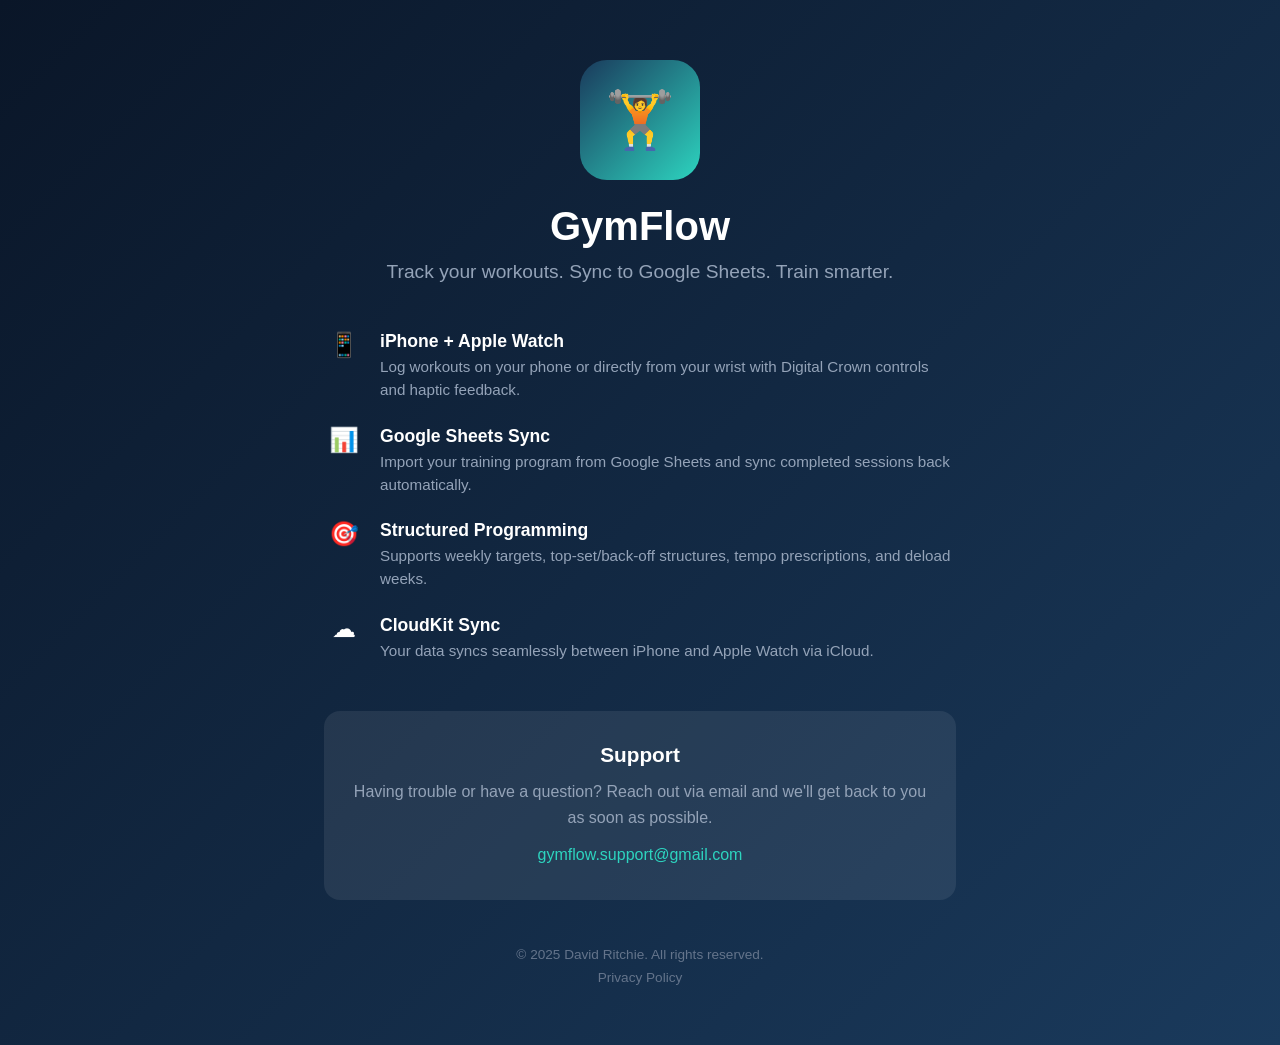
<file: index.html>
<!DOCTYPE html>
<html lang="en">
<head>
    <meta charset="UTF-8">
    <meta name="viewport" content="width=device-width, initial-scale=1.0">
    <meta name="description" content="GymFlow - Track workouts on iPhone and Apple Watch. Sync training programs with Google Sheets. Supports structured programming, deload weeks, and CloudKit sync.">
    <meta name="theme-color" content="#0a1628">

    <!-- Open Graph -->
    <meta property="og:title" content="GymFlow - Workout Tracker for iPhone & Apple Watch">
    <meta property="og:description" content="Track your workouts. Sync to Google Sheets. Train smarter.">
    <meta property="og:type" content="website">

    <!-- Twitter Card -->
    <meta name="twitter:card" content="summary">
    <meta name="twitter:title" content="GymFlow - Workout Tracker for iPhone & Apple Watch">
    <meta name="twitter:description" content="Track your workouts. Sync to Google Sheets. Train smarter.">

    <title>GymFlow - Workout Tracker for iPhone & Apple Watch</title>
    <link rel="icon" href="data:image/svg+xml,<svg xmlns='http://www.w3.org/2000/svg' viewBox='0 0 100 100'><text y='.9em' font-size='90'>&#x1F3CB;</text></svg>">
    <link rel="apple-touch-icon" href="apple-touch-icon.png">
    <style>
        *, *::before, *::after { margin: 0; padding: 0; box-sizing: border-box; }
        body {
            font-family: -apple-system, BlinkMacSystemFont, 'Segoe UI', Roboto, sans-serif;
            background: linear-gradient(135deg, #0a1628 0%, #1a3a5c 100%);
            color: #fff;
            min-height: 100vh;
            -webkit-font-smoothing: antialiased;
        }
        a { color: #2dd4bf; text-decoration: none; }
        a:hover { text-decoration: underline; }
        .container {
            max-width: 680px;
            margin: 0 auto;
            padding: 60px 24px;
            text-align: center;
        }
        .app-icon {
            width: 120px;
            height: 120px;
            background: linear-gradient(135deg, #1a3a5c, #2dd4bf);
            border-radius: 27px;
            display: inline-flex;
            align-items: center;
            justify-content: center;
            font-size: 56px;
            margin-bottom: 24px;
        }
        h1 {
            font-size: 2.5rem;
            font-weight: 700;
            margin-bottom: 12px;
        }
        .tagline {
            font-size: 1.2rem;
            color: #94a3b8;
            margin-bottom: 48px;
        }
        .features {
            text-align: left;
            margin-bottom: 48px;
        }
        .feature {
            display: flex;
            align-items: flex-start;
            gap: 16px;
            margin-bottom: 24px;
            contain: layout style;
        }
        .feature-icon {
            font-size: 1.5rem;
            flex-shrink: 0;
            width: 40px;
            text-align: center;
        }
        .feature h3 {
            font-size: 1.1rem;
            margin-bottom: 4px;
        }
        .feature p {
            color: #94a3b8;
            font-size: 0.95rem;
            line-height: 1.5;
        }
        .support-section {
            background: rgba(255, 255, 255, 0.08);
            border-radius: 16px;
            padding: 32px 24px;
            margin-bottom: 32px;
            contain: layout style;
        }
        .support-section h2 {
            font-size: 1.3rem;
            margin-bottom: 12px;
        }
        .support-section p {
            color: #94a3b8;
            line-height: 1.6;
        }
        .support-email { margin-top: 12px; }
        .footer {
            color: #64748b;
            font-size: 0.85rem;
            margin-top: 48px;
        }
        .footer a { color: #64748b; }
        .footer-link { margin-top: 8px; }
        @media print {
            body { background: #fff; color: #000; }
            .app-icon { background: #eee; }
            .feature p, .tagline, .support-section p { color: #333; }
        }
    </style>
</head>
<body>
    <div class="container">
        <header>
            <div class="app-icon" role="img" aria-label="GymFlow app icon">&#x1F3CB;</div>
            <h1>GymFlow</h1>
            <p class="tagline">Track your workouts. Sync to Google Sheets. Train smarter.</p>
        </header>

        <main>
            <section class="features" aria-label="Features">
                <div class="feature">
                    <div class="feature-icon" aria-hidden="true">&#x1F4F1;</div>
                    <div>
                        <h3>iPhone + Apple Watch</h3>
                        <p>Log workouts on your phone or directly from your wrist with Digital Crown controls and haptic feedback.</p>
                    </div>
                </div>
                <div class="feature">
                    <div class="feature-icon" aria-hidden="true">&#x1F4CA;</div>
                    <div>
                        <h3>Google Sheets Sync</h3>
                        <p>Import your training program from Google Sheets and sync completed sessions back automatically.</p>
                    </div>
                </div>
                <div class="feature">
                    <div class="feature-icon" aria-hidden="true">&#x1F3AF;</div>
                    <div>
                        <h3>Structured Programming</h3>
                        <p>Supports weekly targets, top-set/back-off structures, tempo prescriptions, and deload weeks.</p>
                    </div>
                </div>
                <div class="feature">
                    <div class="feature-icon" aria-hidden="true">&#x2601;</div>
                    <div>
                        <h3>CloudKit Sync</h3>
                        <p>Your data syncs seamlessly between iPhone and Apple Watch via iCloud.</p>
                    </div>
                </div>
            </section>

            <section class="support-section" aria-label="Support">
                <h2>Support</h2>
                <p>Having trouble or have a question? Reach out via email and we'll get back to you as soon as possible.</p>
                <p class="support-email"><a href="mailto:gymflow.support@gmail.com">gymflow.support@gmail.com</a></p>
            </section>
        </main>

        <footer class="footer">
            <p>&copy; 2025 David Ritchie. All rights reserved.</p>
            <p class="footer-link"><a href="privacy.html">Privacy Policy</a></p>
        </footer>
    </div>
</body>
</html>
</file>
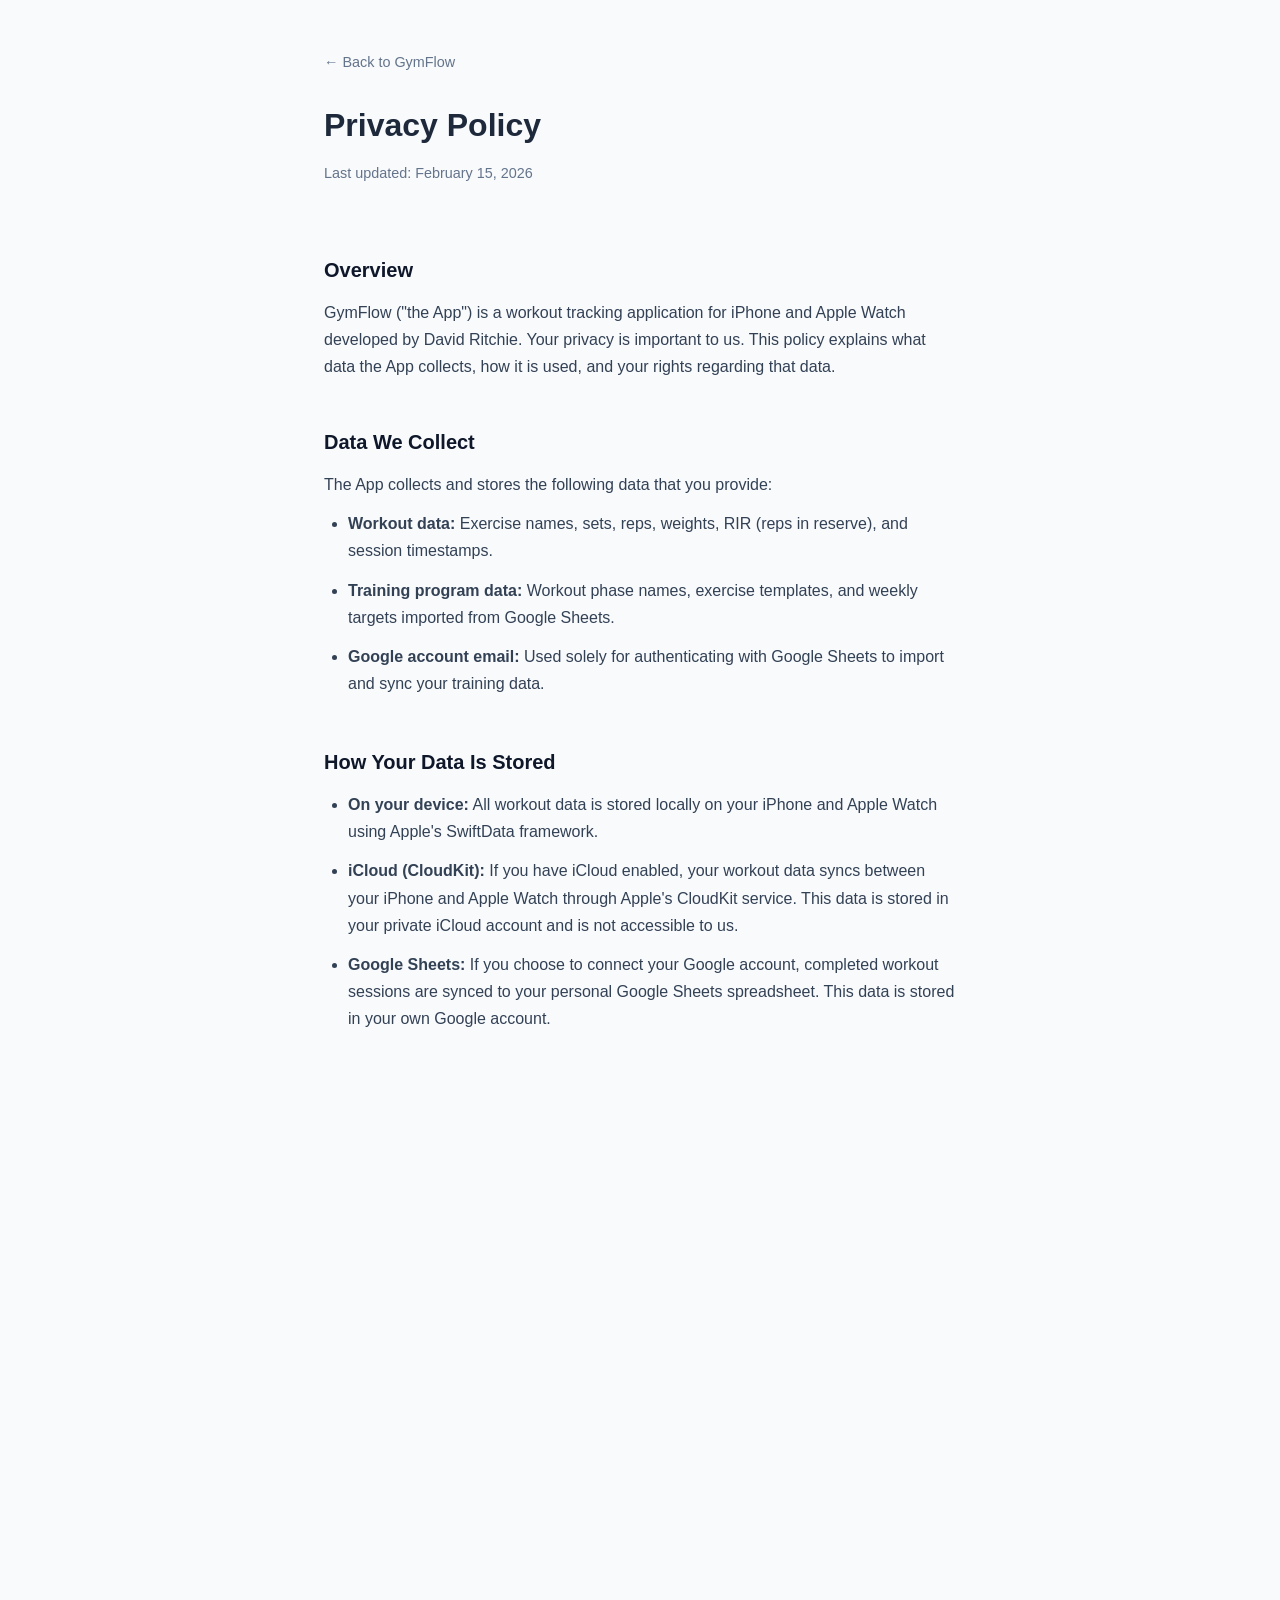
<file: privacy.html>
<!DOCTYPE html>
<html lang="en">
<head>
    <meta charset="UTF-8">
    <meta name="viewport" content="width=device-width, initial-scale=1.0">
    <meta name="description" content="GymFlow Privacy Policy - Learn how your workout data is stored and protected across iPhone, Apple Watch, iCloud, and Google Sheets.">
    <meta name="theme-color" content="#f8fafc">
    <meta name="robots" content="noindex">
    <title>Privacy Policy - GymFlow</title>
    <link rel="icon" href="data:image/svg+xml,<svg xmlns='http://www.w3.org/2000/svg' viewBox='0 0 100 100'><text y='.9em' font-size='90'>&#x1F3CB;</text></svg>">
    <link rel="apple-touch-icon" href="apple-touch-icon.png">
    <link rel="dns-prefetch" href="https://www.apple.com">
    <link rel="dns-prefetch" href="https://policies.google.com">
    <link rel="dns-prefetch" href="https://myaccount.google.com">
    <style>
        *, *::before, *::after { margin: 0; padding: 0; box-sizing: border-box; }
        body {
            font-family: -apple-system, BlinkMacSystemFont, 'Segoe UI', Roboto, sans-serif;
            background: #f8fafc;
            color: #1e293b;
            line-height: 1.7;
            min-height: 100vh;
            -webkit-font-smoothing: antialiased;
        }
        a { color: #2563eb; text-decoration: none; }
        a:hover { text-decoration: underline; }
        .container {
            max-width: 680px;
            margin: 0 auto;
            padding: 48px 24px;
        }
        h1 {
            font-size: 2rem;
            margin-bottom: 8px;
        }
        .updated {
            color: #64748b;
            font-size: 0.9rem;
            margin-bottom: 36px;
        }
        section {
            contain: layout style;
            content-visibility: auto;
        }
        h2 {
            font-size: 1.25rem;
            margin-top: 32px;
            margin-bottom: 12px;
            color: #0f172a;
        }
        p, li {
            color: #334155;
            margin-bottom: 12px;
        }
        ul {
            padding-left: 24px;
            margin-bottom: 16px;
        }
        .back {
            display: inline-block;
            margin-bottom: 24px;
            color: #64748b;
            font-size: 0.9rem;
        }
        .footer {
            margin-top: 48px;
            padding-top: 24px;
            border-top: 1px solid #e2e8f0;
            color: #64748b;
            font-size: 0.85rem;
        }
    </style>
</head>
<body>
    <div class="container">
        <nav>
            <a href="index.html" class="back">&larr; Back to GymFlow</a>
        </nav>

        <header>
            <h1>Privacy Policy</h1>
            <p class="updated">Last updated: February 15, 2026</p>
        </header>

        <main>
            <section>
                <h2>Overview</h2>
                <p>GymFlow ("the App") is a workout tracking application for iPhone and Apple Watch developed by David Ritchie. Your privacy is important to us. This policy explains what data the App collects, how it is used, and your rights regarding that data.</p>
            </section>

            <section>
                <h2>Data We Collect</h2>
                <p>The App collects and stores the following data that you provide:</p>
                <ul>
                    <li><strong>Workout data:</strong> Exercise names, sets, reps, weights, RIR (reps in reserve), and session timestamps.</li>
                    <li><strong>Training program data:</strong> Workout phase names, exercise templates, and weekly targets imported from Google Sheets.</li>
                    <li><strong>Google account email:</strong> Used solely for authenticating with Google Sheets to import and sync your training data.</li>
                </ul>
            </section>

            <section>
                <h2>How Your Data Is Stored</h2>
                <ul>
                    <li><strong>On your device:</strong> All workout data is stored locally on your iPhone and Apple Watch using Apple's SwiftData framework.</li>
                    <li><strong>iCloud (CloudKit):</strong> If you have iCloud enabled, your workout data syncs between your iPhone and Apple Watch through Apple's CloudKit service. This data is stored in your private iCloud account and is not accessible to us.</li>
                    <li><strong>Google Sheets:</strong> If you choose to connect your Google account, completed workout sessions are synced to your personal Google Sheets spreadsheet. This data is stored in your own Google account.</li>
                </ul>
            </section>

            <section>
                <h2>Data We Do NOT Collect</h2>
                <ul>
                    <li>We do not collect analytics or usage data.</li>
                    <li>We do not use any third-party tracking or advertising SDKs.</li>
                    <li>We do not store your Google password. Authentication uses OAuth 2.0 with PKCE, and tokens are stored securely in your device's Keychain.</li>
                    <li>We do not have access to your iCloud data.</li>
                    <li>We do not sell, share, or transfer your data to any third parties.</li>
                </ul>
            </section>

            <section>
                <h2>Third-Party Services</h2>
                <p>The App integrates with the following services at your discretion:</p>
                <ul>
                    <li><strong>Apple iCloud (CloudKit):</strong> For syncing data between your devices. Governed by <a href="https://www.apple.com/legal/privacy/" target="_blank" rel="noopener noreferrer">Apple's Privacy Policy</a>.</li>
                    <li><strong>Google Sheets API:</strong> For importing training programs and syncing completed sessions. Governed by <a href="https://policies.google.com/privacy" target="_blank" rel="noopener noreferrer">Google's Privacy Policy</a>.</li>
                </ul>
            </section>

            <section>
                <h2>Your Rights</h2>
                <ul>
                    <li>You can delete all local data by deleting the App from your devices.</li>
                    <li>You can revoke Google Sheets access at any time through your <a href="https://myaccount.google.com/permissions" target="_blank" rel="noopener noreferrer">Google Account settings</a>.</li>
                    <li>iCloud data can be managed through your device's iCloud settings.</li>
                </ul>
            </section>

            <section>
                <h2>Children's Privacy</h2>
                <p>The App is not directed at children under 13. We do not knowingly collect personal information from children.</p>
            </section>

            <section>
                <h2>Changes to This Policy</h2>
                <p>We may update this privacy policy from time to time. Any changes will be posted on this page with an updated revision date.</p>
            </section>

            <section>
                <h2>Contact</h2>
                <p>If you have questions about this privacy policy or the App, please contact us at:</p>
                <p><a href="mailto:gymflow.support@gmail.com">gymflow.support@gmail.com</a></p>
            </section>
        </main>

        <footer class="footer">
            <p>&copy; 2025 David Ritchie. All rights reserved.</p>
        </footer>
    </div>
</body>
</html>
</file>
